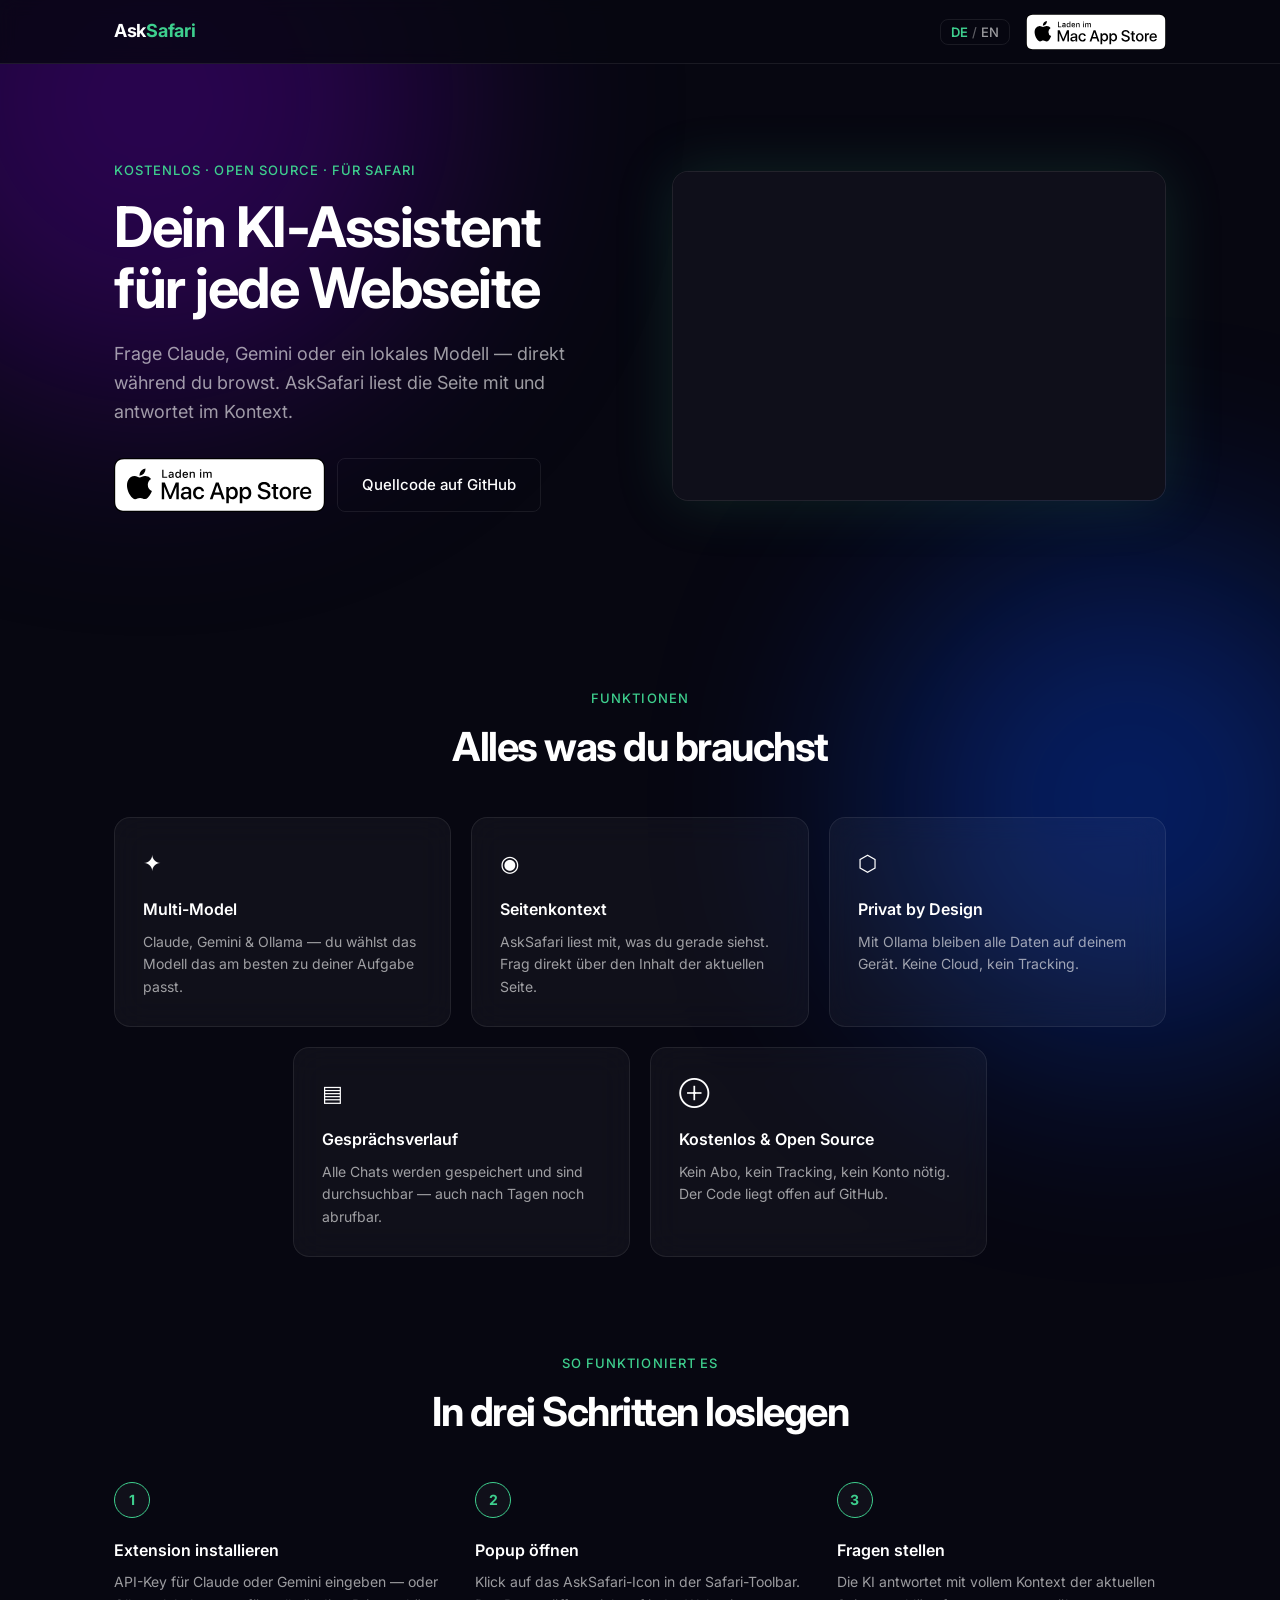
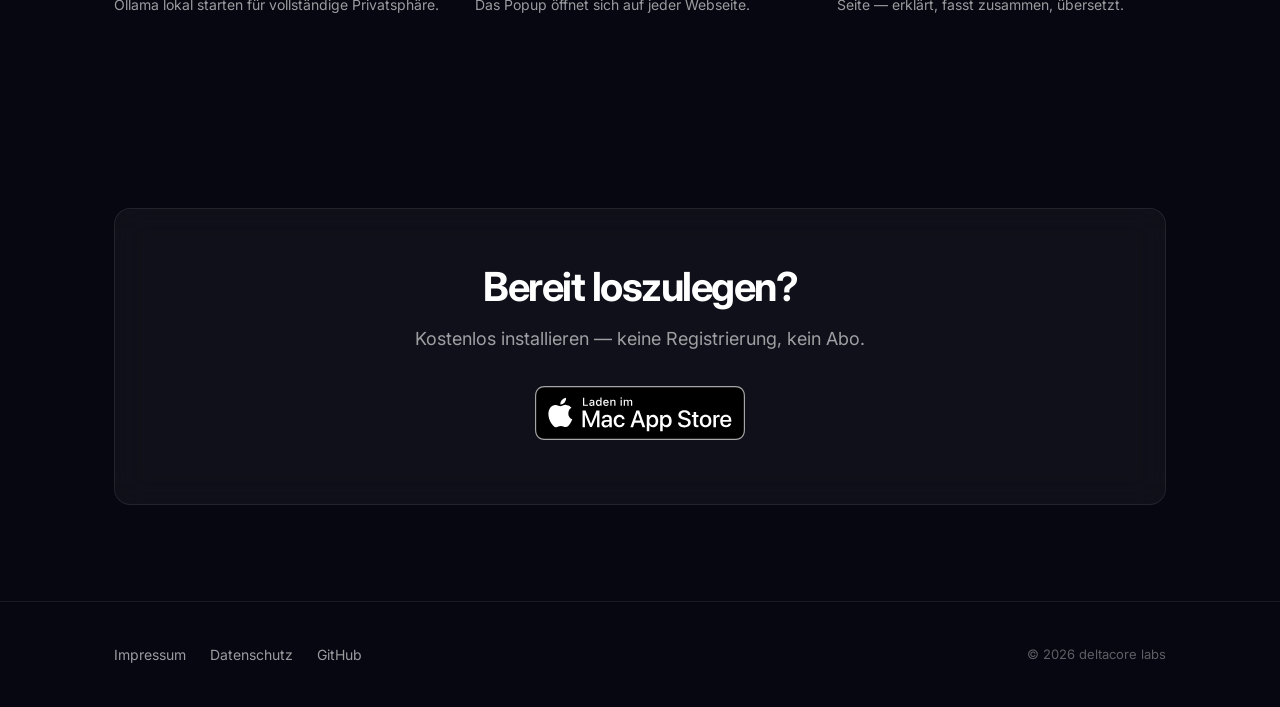
<file: docs/index.html>
<!DOCTYPE html>
<html lang="de">
<head>
  <meta charset="UTF-8">
  <meta name="viewport" content="width=device-width, initial-scale=1.0">
  <title>AskSafari — Your AI Assistant for Every Website</title>
  <meta name="description" content="Ask Claude, Gemini or a local model right while you browse. AskSafari reads the page and answers in context. Free &amp; Open Source.">
  <meta name="description" lang="de" content="Frage Claude, Gemini oder ein lokales Modell direkt während du browst. AskSafari liest die Seite mit und antwortet im Kontext. Kostenlos &amp; Open Source.">
  <link rel="alternate" hreflang="de" href="index.html">
  <link rel="alternate" hreflang="en" href="index.html">
  <link rel="alternate" hreflang="x-default" href="index.html">
  <link rel="preconnect" href="https://fonts.googleapis.com">
  <link rel="preconnect" href="https://fonts.gstatic.com" crossorigin>
  <link href="https://fonts.googleapis.com/css2?family=Inter:wght@400;500;600;700&display=swap" rel="stylesheet">
  <link rel="stylesheet" href="assets/style.css">
  <link rel="icon" type="image/png" href="assets/icon.png">
</head>
<body>
<div class="page">

  <!-- NAV -->
  <nav class="nav">
    <div class="container nav-inner">
      <a href="index.html" class="nav-logo">Ask<span>Safari</span></a>
      <div class="nav-right">
        <button class="lang-toggle" id="langToggle" aria-label="Sprache wechseln">
          <span class="lang-option" data-lang="de">DE</span>
          <span class="lang-sep">/</span>
          <span class="lang-option" data-lang="en">EN</span>
        </button>
        <a href="#" class="appstore-badge nav-badge" data-i18n-aria="nav-badge-aria">
          <img class="badge-img"
               data-de="App Store Badges/de/Download_on_the_Mac_App_Store_Badge_DE_RGB_wht_092917.svg"
               data-en="App Store Badges/en/Download_on_the_Mac_App_Store_Badge_US-UK_RGB_wht_092917.svg"
               src="App Store Badges/de/Download_on_the_Mac_App_Store_Badge_DE_RGB_wht_092917.svg"
               data-i18n-alt="badge-alt"
               alt="Laden im Mac App Store" height="36">
        </a>
      </div>
    </div>
  </nav>

  <!-- HERO -->
  <section class="hero">
    <div class="container">
      <div class="hero-inner">
        <div>
          <p class="eyebrow" data-i18n="hero-eyebrow">Kostenlos · Open Source · Für Safari</p>
          <h1 class="display" data-i18n="hero-h1">Dein KI-Assistent für jede Webseite</h1>
          <p class="subhead" style="margin-top:20px;" data-i18n="hero-subhead">
            Frage Claude, Gemini oder ein lokales Modell — direkt während du browst.
            AskSafari liest die Seite mit und antwortet im Kontext.
          </p>
          <div class="hero-ctas">
            <a href="#" class="appstore-badge" data-i18n-aria="nav-badge-aria">
              <img class="badge-img"
                   data-de="App Store Badges/de/Download_on_the_Mac_App_Store_Badge_DE_RGB_wht_092917.svg"
                   data-en="App Store Badges/en/Download_on_the_Mac_App_Store_Badge_US-UK_RGB_wht_092917.svg"
                   src="App Store Badges/de/Download_on_the_Mac_App_Store_Badge_DE_RGB_wht_092917.svg"
                   data-i18n-alt="badge-alt"
                   alt="Laden im Mac App Store" height="54">
            </a>
            <a href="https://github.com/deltacore-labs/safari-ai-agent" class="btn btn-ghost" data-i18n="hero-github">Quellcode auf GitHub</a>
          </div>
        </div>
        <div>
          <img src="assets/screenshot.png" data-i18n-alt="screenshot-alt" alt="AskSafari Extension Popup" class="hero-img glass">
        </div>
      </div>
    </div>
  </section>

  <!-- FEATURES -->
  <section class="section">
    <div class="container">
      <p class="eyebrow" style="text-align:center;" data-i18n="feat-eyebrow">Funktionen</p>
      <h2 class="display" style="text-align:center; font-size:clamp(28px,4vw,40px); margin-bottom:48px;" data-i18n="feat-h2">Alles was du brauchst</h2>
      <div class="features-grid">
        <div class="feature-card glass">
          <span class="feature-icon">✦</span>
          <h3 class="feature-title" data-i18n="feat1-title">Multi-Model</h3>
          <p class="feature-desc" data-i18n="feat1-desc">Claude, Gemini &amp; Ollama — du wählst das Modell das am besten zu deiner Aufgabe passt.</p>
        </div>
        <div class="feature-card glass">
          <span class="feature-icon">◉</span>
          <h3 class="feature-title" data-i18n="feat2-title">Seitenkontext</h3>
          <p class="feature-desc" data-i18n="feat2-desc">AskSafari liest mit, was du gerade siehst. Frag direkt über den Inhalt der aktuellen Seite.</p>
        </div>
        <div class="feature-card glass">
          <span class="feature-icon">⬡</span>
          <h3 class="feature-title" data-i18n="feat3-title">Privat by Design</h3>
          <p class="feature-desc" data-i18n="feat3-desc">Mit Ollama bleiben alle Daten auf deinem Gerät. Keine Cloud, kein Tracking.</p>
        </div>
      </div>
      <div class="features-bottom">
        <div class="feature-card glass">
          <span class="feature-icon">▤</span>
          <h3 class="feature-title" data-i18n="feat4-title">Gesprächsverlauf</h3>
          <p class="feature-desc" data-i18n="feat4-desc">Alle Chats werden gespeichert und sind durchsuchbar — auch nach Tagen noch abrufbar.</p>
        </div>
        <div class="feature-card glass">
          <span class="feature-icon">⊕</span>
          <h3 class="feature-title" data-i18n="feat5-title">Kostenlos &amp; Open Source</h3>
          <p class="feature-desc" data-i18n="feat5-desc">Kein Abo, kein Tracking, kein Konto nötig. Der Code liegt offen auf GitHub.</p>
        </div>
      </div>
    </div>
  </section>

  <!-- HOW IT WORKS -->
  <section class="section" style="padding-top:0;">
    <div class="container">
      <p class="eyebrow" style="text-align:center;" data-i18n="how-eyebrow">So funktioniert es</p>
      <h2 class="display" style="text-align:center; font-size:clamp(28px,4vw,40px);" data-i18n="how-h2">In drei Schritten loslegen</h2>
      <div class="steps-grid">
        <div>
          <div class="step-number">1</div>
          <h3 class="step-title" data-i18n="step1-title">Extension installieren</h3>
          <p class="step-desc" data-i18n="step1-desc">API-Key für Claude oder Gemini eingeben — oder Ollama lokal starten für vollständige Privatsphäre.</p>
        </div>
        <div>
          <div class="step-number">2</div>
          <h3 class="step-title" data-i18n="step2-title">Popup öffnen</h3>
          <p class="step-desc" data-i18n="step2-desc">Klick auf das AskSafari-Icon in der Safari-Toolbar. Das Popup öffnet sich auf jeder Webseite.</p>
        </div>
        <div>
          <div class="step-number">3</div>
          <h3 class="step-title" data-i18n="step3-title">Fragen stellen</h3>
          <p class="step-desc" data-i18n="step3-desc">Die KI antwortet mit vollem Kontext der aktuellen Seite — erklärt, fasst zusammen, übersetzt.</p>
        </div>
      </div>
    </div>
  </section>

  <!-- CTA BANNER -->
  <section class="section" style="padding-bottom:96px;">
    <div class="container">
      <div class="cta-banner glass">
        <h2 class="display" data-i18n="cta-h2">Bereit loszulegen?</h2>
        <p class="subhead" data-i18n="cta-sub">Kostenlos installieren — keine Registrierung, kein Abo.</p>
        <a href="#" class="appstore-badge" data-i18n-aria="nav-badge-aria">
          <img class="badge-img"
               data-de="App Store Badges/de/Download_on_the_Mac_App_Store_Badge_DE_RGB_blk_092917.svg"
               data-en="App Store Badges/en/Download_on_the_Mac_App_Store_Badge_US-UK_RGB_blk_092917.svg"
               src="App Store Badges/de/Download_on_the_Mac_App_Store_Badge_DE_RGB_blk_092917.svg"
               data-i18n-alt="badge-alt"
               alt="Laden im Mac App Store" height="54">
        </a>
      </div>
    </div>
  </section>

  <!-- FOOTER -->
  <footer class="footer">
    <div class="container footer-inner">
      <ul class="footer-links">
        <li><a href="impressum.html" data-i18n="footer-impressum">Impressum</a></li>
        <li><a href="datenschutz.html" data-i18n="footer-datenschutz">Datenschutz</a></li>
        <li><a href="https://github.com/deltacore-labs/safari-ai-agent">GitHub</a></li>
      </ul>
      <span class="footer-copy">© 2026 deltacore labs</span>
    </div>
  </footer>

</div>
  <script>
    const i18n = {
      de: {
        'page-title':        'AskSafari — Dein KI-Assistent für jede Webseite',
        'page-desc':         'Frage Claude, Gemini oder ein lokales Modell direkt während du browst. AskSafari liest die Seite mit und antwortet im Kontext. Kostenlos & Open Source.',
        'nav-badge-aria':    'Im Mac App Store laden',
        'badge-alt':         'Laden im Mac App Store',
        'screenshot-alt':    'AskSafari Extension Popup',
        'hero-eyebrow':      'Kostenlos · Open Source · Für Safari',
        'hero-h1':           'Dein KI-Assistent für jede Webseite',
        'hero-subhead':      'Frage Claude, Gemini oder ein lokales Modell — direkt während du browst. AskSafari liest die Seite mit und antwortet im Kontext.',
        'hero-github':       'Quellcode auf GitHub',
        'feat-eyebrow':      'Funktionen',
        'feat-h2':           'Alles was du brauchst',
        'feat1-title':       'Multi-Model',
        'feat1-desc':        'Claude, Gemini & Ollama — du wählst das Modell das am besten zu deiner Aufgabe passt.',
        'feat2-title':       'Seitenkontext',
        'feat2-desc':        'AskSafari liest mit, was du gerade siehst. Frag direkt über den Inhalt der aktuellen Seite.',
        'feat3-title':       'Privat by Design',
        'feat3-desc':        'Mit Ollama bleiben alle Daten auf deinem Gerät. Keine Cloud, kein Tracking.',
        'feat4-title':       'Gesprächsverlauf',
        'feat4-desc':        'Alle Chats werden gespeichert und sind durchsuchbar — auch nach Tagen noch abrufbar.',
        'feat5-title':       'Kostenlos & Open Source',
        'feat5-desc':        'Kein Abo, kein Tracking, kein Konto nötig. Der Code liegt offen auf GitHub.',
        'how-eyebrow':       'So funktioniert es',
        'how-h2':            'In drei Schritten loslegen',
        'step1-title':       'Extension installieren',
        'step1-desc':        'API-Key für Claude oder Gemini eingeben — oder Ollama lokal starten für vollständige Privatsphäre.',
        'step2-title':       'Popup öffnen',
        'step2-desc':        'Klick auf das AskSafari-Icon in der Safari-Toolbar. Das Popup öffnet sich auf jeder Webseite.',
        'step3-title':       'Fragen stellen',
        'step3-desc':        'Die KI antwortet mit vollem Kontext der aktuellen Seite — erklärt, fasst zusammen, übersetzt.',
        'cta-h2':            'Bereit loszulegen?',
        'cta-sub':           'Kostenlos installieren — keine Registrierung, kein Abo.',
        'footer-impressum':  'Impressum',
        'footer-datenschutz':'Datenschutz',
      },
      en: {
        'page-title':        'AskSafari — Your AI Assistant for Every Website',
        'page-desc':         'Ask Claude, Gemini or a local model right while you browse. AskSafari reads the page and answers in context. Free & Open Source.',
        'nav-badge-aria':    'Download on the Mac App Store',
        'badge-alt':         'Download on the Mac App Store',
        'screenshot-alt':    'AskSafari Extension Popup',
        'hero-eyebrow':      'Free · Open Source · For Safari',
        'hero-h1':           'Your AI Assistant for Every Website',
        'hero-subhead':      'Ask Claude, Gemini or a local model — right while you browse. AskSafari reads the page and answers in context.',
        'hero-github':       'View Source on GitHub',
        'feat-eyebrow':      'Features',
        'feat-h2':           'Everything you need',
        'feat1-title':       'Multi-Model',
        'feat1-desc':        'Claude, Gemini & Ollama — pick the model that best fits your task.',
        'feat2-title':       'Page Context',
        'feat2-desc':        'AskSafari reads what you\'re looking at. Ask directly about the content of the current page.',
        'feat3-title':       'Private by Design',
        'feat3-desc':        'With Ollama, all data stays on your device. No cloud, no tracking.',
        'feat4-title':       'Chat History',
        'feat4-desc':        'All chats are saved and searchable — accessible even days later.',
        'feat5-title':       'Free & Open Source',
        'feat5-desc':        'No subscription, no tracking, no account needed. The code is open on GitHub.',
        'how-eyebrow':       'How it works',
        'how-h2':            'Get started in three steps',
        'step1-title':       'Install the extension',
        'step1-desc':        'Enter your Claude or Gemini API key — or start Ollama locally for complete privacy.',
        'step2-title':       'Open the popup',
        'step2-desc':        'Click the AskSafari icon in the Safari toolbar. The popup opens on any website.',
        'step3-title':       'Ask questions',
        'step3-desc':        'The AI answers with full context of the current page — explains, summarizes, translates.',
        'cta-h2':            'Ready to get started?',
        'cta-sub':           'Install for free — no registration, no subscription.',
        'footer-impressum':  'Legal Notice',
        'footer-datenschutz':'Privacy Policy',
      }
    };

    const toggle = document.getElementById('langToggle');
    let lang = localStorage.getItem('site-lang') || 'de';

    function applyLang(l) {
      lang = l;
      localStorage.setItem('site-lang', l);
      const t = i18n[l];

      // text content
      document.querySelectorAll('[data-i18n]').forEach(el => {
        const key = el.dataset.i18n;
        if (t[key] !== undefined) el.textContent = t[key];
      });

      // aria-label
      document.querySelectorAll('[data-i18n-aria]').forEach(el => {
        const key = el.dataset.i18nAria;
        if (t[key] !== undefined) el.setAttribute('aria-label', t[key]);
      });

      // img alt
      document.querySelectorAll('[data-i18n-alt]').forEach(el => {
        const key = el.dataset.i18nAlt;
        if (t[key] !== undefined) el.setAttribute('alt', t[key]);
      });

      // badge src
      document.querySelectorAll('.badge-img').forEach(img => {
        img.src = img.dataset[l];
      });

      // page meta
      document.title = t['page-title'];
      document.querySelector('meta[name=description]').setAttribute('content', t['page-desc']);
      document.documentElement.lang = l;

      // toggle highlight
      toggle.querySelectorAll('.lang-option').forEach(opt => {
        opt.classList.toggle('lang-active', opt.dataset.lang === l);
      });
    }

    toggle.addEventListener('click', () => applyLang(lang === 'de' ? 'en' : 'de'));
    applyLang(lang);
  </script>
</body>
</html>
</file>
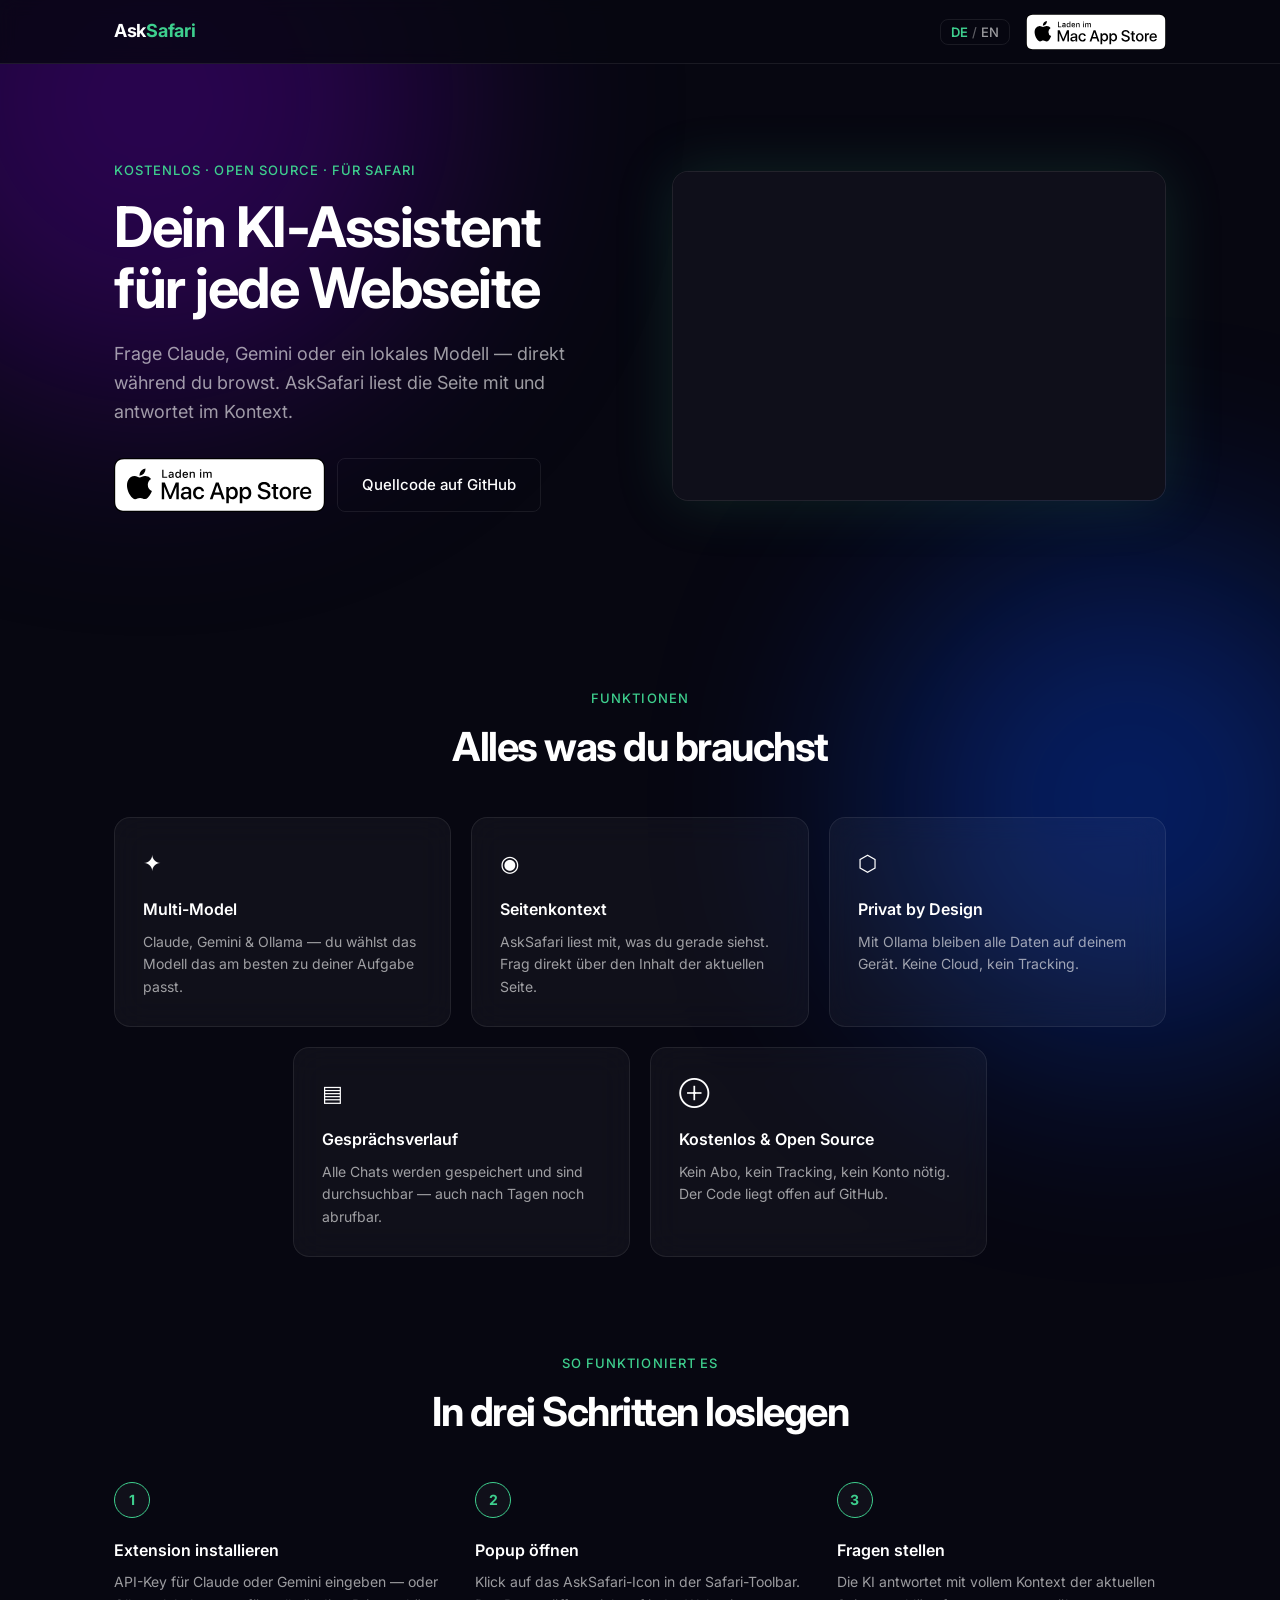
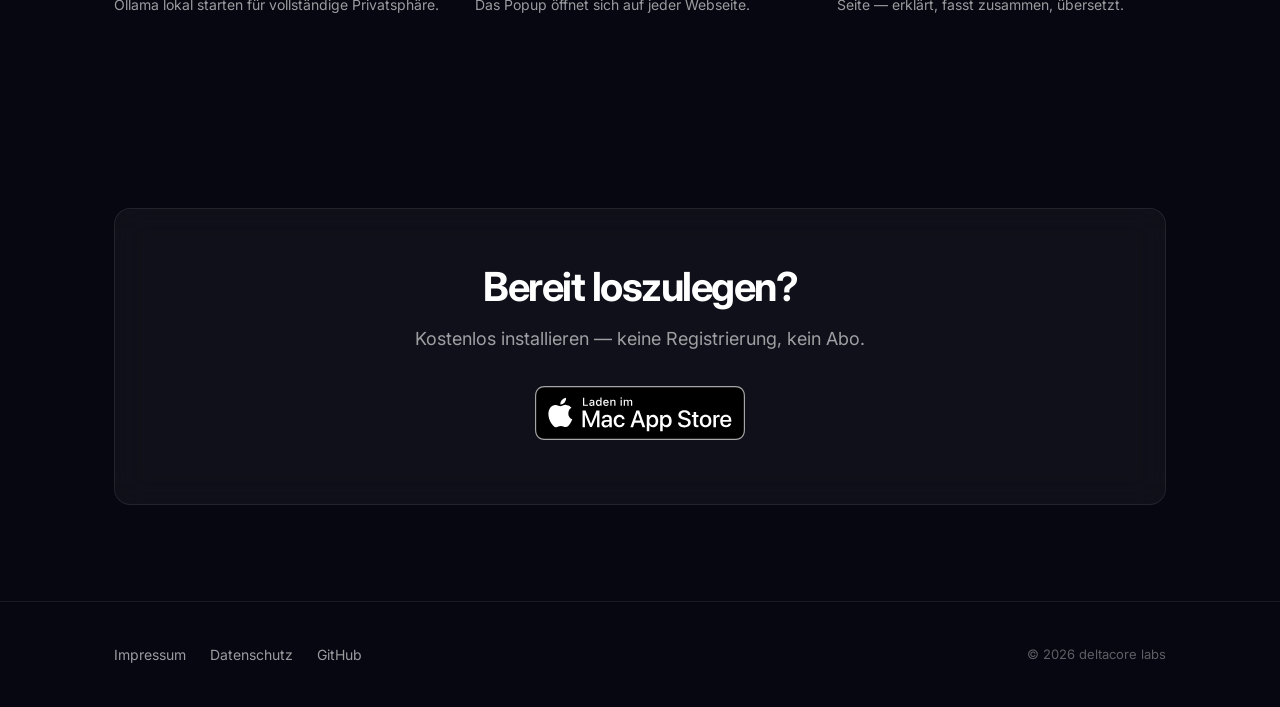
<file: website/index.html>
<!DOCTYPE html>
<html lang="de">
<head>
  <meta charset="UTF-8">
  <meta name="viewport" content="width=device-width, initial-scale=1.0">
  <title>AskSafari — Dein KI-Assistent für jede Webseite</title>
  <meta name="description" content="Frage Claude, Gemini oder ein lokales Modell direkt während du browst. AskSafari liest die Seite mit und antwortet im Kontext. Kostenlos & Open Source.">
  <link rel="preconnect" href="https://fonts.googleapis.com">
  <link rel="preconnect" href="https://fonts.gstatic.com" crossorigin>
  <link href="https://fonts.googleapis.com/css2?family=Inter:wght@400;500;600;700&display=swap" rel="stylesheet">
  <link rel="stylesheet" href="assets/style.css">
  <link rel="icon" type="image/png" href="assets/icon.png">
</head>
<body>
<div class="page">

  <!-- NAV -->
  <nav class="nav">
    <div class="container nav-inner">
      <a href="index.html" class="nav-logo">Ask<span>Safari</span></a>
      <div class="nav-right">
        <button class="lang-toggle" id="langToggle" aria-label="Sprache wechseln">
          <span class="lang-option" data-lang="de">DE</span>
          <span class="lang-sep">/</span>
          <span class="lang-option" data-lang="en">EN</span>
        </button>
        <a href="#" class="appstore-badge nav-badge" data-i18n-aria="nav-badge-aria">
          <img class="badge-img"
               data-de="App Store Badges/de/Download_on_the_Mac_App_Store_Badge_DE_RGB_wht_092917.svg"
               data-en="App Store Badges/en/Download_on_the_Mac_App_Store_Badge_US-UK_RGB_wht_092917.svg"
               src="App Store Badges/de/Download_on_the_Mac_App_Store_Badge_DE_RGB_wht_092917.svg"
               data-i18n-alt="badge-alt"
               alt="Laden im Mac App Store" height="36">
        </a>
      </div>
    </div>
  </nav>

  <!-- HERO -->
  <section class="hero">
    <div class="container">
      <div class="hero-inner">
        <div>
          <p class="eyebrow" data-i18n="hero-eyebrow">Kostenlos · Open Source · Für Safari</p>
          <h1 class="display" data-i18n="hero-h1">Dein KI-Assistent für jede Webseite</h1>
          <p class="subhead" style="margin-top:20px;" data-i18n="hero-subhead">
            Frage Claude, Gemini oder ein lokales Modell — direkt während du browst.
            AskSafari liest die Seite mit und antwortet im Kontext.
          </p>
          <div class="hero-ctas">
            <a href="#" class="appstore-badge" data-i18n-aria="nav-badge-aria">
              <img class="badge-img"
                   data-de="App Store Badges/de/Download_on_the_Mac_App_Store_Badge_DE_RGB_wht_092917.svg"
                   data-en="App Store Badges/en/Download_on_the_Mac_App_Store_Badge_US-UK_RGB_wht_092917.svg"
                   src="App Store Badges/de/Download_on_the_Mac_App_Store_Badge_DE_RGB_wht_092917.svg"
                   data-i18n-alt="badge-alt"
                   alt="Laden im Mac App Store" height="54">
            </a>
            <a href="https://github.com/deltacore-labs/safari-ai-agent" class="btn btn-ghost" data-i18n="hero-github">Quellcode auf GitHub</a>
          </div>
        </div>
        <div>
          <img src="assets/screenshot.png" data-i18n-alt="screenshot-alt" alt="AskSafari Extension Popup" class="hero-img glass">
        </div>
      </div>
    </div>
  </section>

  <!-- FEATURES -->
  <section class="section">
    <div class="container">
      <p class="eyebrow" style="text-align:center;" data-i18n="feat-eyebrow">Funktionen</p>
      <h2 class="display" style="text-align:center; font-size:clamp(28px,4vw,40px); margin-bottom:48px;" data-i18n="feat-h2">Alles was du brauchst</h2>
      <div class="features-grid">
        <div class="feature-card glass">
          <span class="feature-icon">✦</span>
          <h3 class="feature-title" data-i18n="feat1-title">Multi-Model</h3>
          <p class="feature-desc" data-i18n="feat1-desc">Claude, Gemini &amp; Ollama — du wählst das Modell das am besten zu deiner Aufgabe passt.</p>
        </div>
        <div class="feature-card glass">
          <span class="feature-icon">◉</span>
          <h3 class="feature-title" data-i18n="feat2-title">Seitenkontext</h3>
          <p class="feature-desc" data-i18n="feat2-desc">AskSafari liest mit, was du gerade siehst. Frag direkt über den Inhalt der aktuellen Seite.</p>
        </div>
        <div class="feature-card glass">
          <span class="feature-icon">⬡</span>
          <h3 class="feature-title" data-i18n="feat3-title">Privat by Design</h3>
          <p class="feature-desc" data-i18n="feat3-desc">Mit Ollama bleiben alle Daten auf deinem Gerät. Keine Cloud, kein Tracking.</p>
        </div>
      </div>
      <div class="features-bottom">
        <div class="feature-card glass">
          <span class="feature-icon">▤</span>
          <h3 class="feature-title" data-i18n="feat4-title">Gesprächsverlauf</h3>
          <p class="feature-desc" data-i18n="feat4-desc">Alle Chats werden gespeichert und sind durchsuchbar — auch nach Tagen noch abrufbar.</p>
        </div>
        <div class="feature-card glass">
          <span class="feature-icon">⊕</span>
          <h3 class="feature-title" data-i18n="feat5-title">Kostenlos &amp; Open Source</h3>
          <p class="feature-desc" data-i18n="feat5-desc">Kein Abo, kein Tracking, kein Konto nötig. Der Code liegt offen auf GitHub.</p>
        </div>
      </div>
    </div>
  </section>

  <!-- HOW IT WORKS -->
  <section class="section" style="padding-top:0;">
    <div class="container">
      <p class="eyebrow" style="text-align:center;" data-i18n="how-eyebrow">So funktioniert es</p>
      <h2 class="display" style="text-align:center; font-size:clamp(28px,4vw,40px);" data-i18n="how-h2">In drei Schritten loslegen</h2>
      <div class="steps-grid">
        <div>
          <div class="step-number">1</div>
          <h3 class="step-title" data-i18n="step1-title">Extension installieren</h3>
          <p class="step-desc" data-i18n="step1-desc">API-Key für Claude oder Gemini eingeben — oder Ollama lokal starten für vollständige Privatsphäre.</p>
        </div>
        <div>
          <div class="step-number">2</div>
          <h3 class="step-title" data-i18n="step2-title">Popup öffnen</h3>
          <p class="step-desc" data-i18n="step2-desc">Klick auf das AskSafari-Icon in der Safari-Toolbar. Das Popup öffnet sich auf jeder Webseite.</p>
        </div>
        <div>
          <div class="step-number">3</div>
          <h3 class="step-title" data-i18n="step3-title">Fragen stellen</h3>
          <p class="step-desc" data-i18n="step3-desc">Die KI antwortet mit vollem Kontext der aktuellen Seite — erklärt, fasst zusammen, übersetzt.</p>
        </div>
      </div>
    </div>
  </section>

  <!-- CTA BANNER -->
  <section class="section" style="padding-bottom:96px;">
    <div class="container">
      <div class="cta-banner glass">
        <h2 class="display" data-i18n="cta-h2">Bereit loszulegen?</h2>
        <p class="subhead" data-i18n="cta-sub">Kostenlos installieren — keine Registrierung, kein Abo.</p>
        <a href="#" class="appstore-badge" data-i18n-aria="nav-badge-aria">
          <img class="badge-img"
               data-de="App Store Badges/de/Download_on_the_Mac_App_Store_Badge_DE_RGB_blk_092917.svg"
               data-en="App Store Badges/en/Download_on_the_Mac_App_Store_Badge_US-UK_RGB_blk_092917.svg"
               src="App Store Badges/de/Download_on_the_Mac_App_Store_Badge_DE_RGB_blk_092917.svg"
               data-i18n-alt="badge-alt"
               alt="Laden im Mac App Store" height="54">
        </a>
      </div>
    </div>
  </section>

  <!-- FOOTER -->
  <footer class="footer">
    <div class="container footer-inner">
      <ul class="footer-links">
        <li><a href="impressum.html" data-i18n="footer-impressum">Impressum</a></li>
        <li><a href="datenschutz.html" data-i18n="footer-datenschutz">Datenschutz</a></li>
        <li><a href="https://github.com/deltacore-labs/safari-ai-agent">GitHub</a></li>
      </ul>
      <span class="footer-copy">© 2026 deltacore labs</span>
    </div>
  </footer>

</div>
  <script>
    const i18n = {
      de: {
        'page-title':        'AskSafari — Dein KI-Assistent für jede Webseite',
        'page-desc':         'Frage Claude, Gemini oder ein lokales Modell direkt während du browst. AskSafari liest die Seite mit und antwortet im Kontext. Kostenlos & Open Source.',
        'nav-badge-aria':    'Im Mac App Store laden',
        'badge-alt':         'Laden im Mac App Store',
        'screenshot-alt':    'AskSafari Extension Popup',
        'hero-eyebrow':      'Kostenlos · Open Source · Für Safari',
        'hero-h1':           'Dein KI-Assistent für jede Webseite',
        'hero-subhead':      'Frage Claude, Gemini oder ein lokales Modell — direkt während du browst. AskSafari liest die Seite mit und antwortet im Kontext.',
        'hero-github':       'Quellcode auf GitHub',
        'feat-eyebrow':      'Funktionen',
        'feat-h2':           'Alles was du brauchst',
        'feat1-title':       'Multi-Model',
        'feat1-desc':        'Claude, Gemini & Ollama — du wählst das Modell das am besten zu deiner Aufgabe passt.',
        'feat2-title':       'Seitenkontext',
        'feat2-desc':        'AskSafari liest mit, was du gerade siehst. Frag direkt über den Inhalt der aktuellen Seite.',
        'feat3-title':       'Privat by Design',
        'feat3-desc':        'Mit Ollama bleiben alle Daten auf deinem Gerät. Keine Cloud, kein Tracking.',
        'feat4-title':       'Gesprächsverlauf',
        'feat4-desc':        'Alle Chats werden gespeichert und sind durchsuchbar — auch nach Tagen noch abrufbar.',
        'feat5-title':       'Kostenlos & Open Source',
        'feat5-desc':        'Kein Abo, kein Tracking, kein Konto nötig. Der Code liegt offen auf GitHub.',
        'how-eyebrow':       'So funktioniert es',
        'how-h2':            'In drei Schritten loslegen',
        'step1-title':       'Extension installieren',
        'step1-desc':        'API-Key für Claude oder Gemini eingeben — oder Ollama lokal starten für vollständige Privatsphäre.',
        'step2-title':       'Popup öffnen',
        'step2-desc':        'Klick auf das AskSafari-Icon in der Safari-Toolbar. Das Popup öffnet sich auf jeder Webseite.',
        'step3-title':       'Fragen stellen',
        'step3-desc':        'Die KI antwortet mit vollem Kontext der aktuellen Seite — erklärt, fasst zusammen, übersetzt.',
        'cta-h2':            'Bereit loszulegen?',
        'cta-sub':           'Kostenlos installieren — keine Registrierung, kein Abo.',
        'footer-impressum':  'Impressum',
        'footer-datenschutz':'Datenschutz',
      },
      en: {
        'page-title':        'AskSafari — Your AI Assistant for Every Website',
        'page-desc':         'Ask Claude, Gemini or a local model right while you browse. AskSafari reads the page and answers in context. Free & Open Source.',
        'nav-badge-aria':    'Download on the Mac App Store',
        'badge-alt':         'Download on the Mac App Store',
        'screenshot-alt':    'AskSafari Extension Popup',
        'hero-eyebrow':      'Free · Open Source · For Safari',
        'hero-h1':           'Your AI Assistant for Every Website',
        'hero-subhead':      'Ask Claude, Gemini or a local model — right while you browse. AskSafari reads the page and answers in context.',
        'hero-github':       'View Source on GitHub',
        'feat-eyebrow':      'Features',
        'feat-h2':           'Everything you need',
        'feat1-title':       'Multi-Model',
        'feat1-desc':        'Claude, Gemini & Ollama — pick the model that best fits your task.',
        'feat2-title':       'Page Context',
        'feat2-desc':        'AskSafari reads what you\'re looking at. Ask directly about the content of the current page.',
        'feat3-title':       'Private by Design',
        'feat3-desc':        'With Ollama, all data stays on your device. No cloud, no tracking.',
        'feat4-title':       'Chat History',
        'feat4-desc':        'All chats are saved and searchable — accessible even days later.',
        'feat5-title':       'Free & Open Source',
        'feat5-desc':        'No subscription, no tracking, no account needed. The code is open on GitHub.',
        'how-eyebrow':       'How it works',
        'how-h2':            'Get started in three steps',
        'step1-title':       'Install the extension',
        'step1-desc':        'Enter your Claude or Gemini API key — or start Ollama locally for complete privacy.',
        'step2-title':       'Open the popup',
        'step2-desc':        'Click the AskSafari icon in the Safari toolbar. The popup opens on any website.',
        'step3-title':       'Ask questions',
        'step3-desc':        'The AI answers with full context of the current page — explains, summarizes, translates.',
        'cta-h2':            'Ready to get started?',
        'cta-sub':           'Install for free — no registration, no subscription.',
        'footer-impressum':  'Legal Notice',
        'footer-datenschutz':'Privacy Policy',
      }
    };

    const toggle = document.getElementById('langToggle');
    let lang = localStorage.getItem('site-lang') || 'de';

    function applyLang(l) {
      lang = l;
      localStorage.setItem('site-lang', l);
      const t = i18n[l];

      // text content
      document.querySelectorAll('[data-i18n]').forEach(el => {
        const key = el.dataset.i18n;
        if (t[key] !== undefined) el.textContent = t[key];
      });

      // aria-label
      document.querySelectorAll('[data-i18n-aria]').forEach(el => {
        const key = el.dataset.i18nAria;
        if (t[key] !== undefined) el.setAttribute('aria-label', t[key]);
      });

      // img alt
      document.querySelectorAll('[data-i18n-alt]').forEach(el => {
        const key = el.dataset.i18nAlt;
        if (t[key] !== undefined) el.setAttribute('alt', t[key]);
      });

      // badge src
      document.querySelectorAll('.badge-img').forEach(img => {
        img.src = img.dataset[l];
      });

      // page meta
      document.title = t['page-title'];
      document.querySelector('meta[name=description]').setAttribute('content', t['page-desc']);
      document.documentElement.lang = l;

      // toggle highlight
      toggle.querySelectorAll('.lang-option').forEach(opt => {
        opt.classList.toggle('lang-active', opt.dataset.lang === l);
      });
    }

    toggle.addEventListener('click', () => applyLang(lang === 'de' ? 'en' : 'de'));
    applyLang(lang);
  </script>
</body>
</html>
</file>
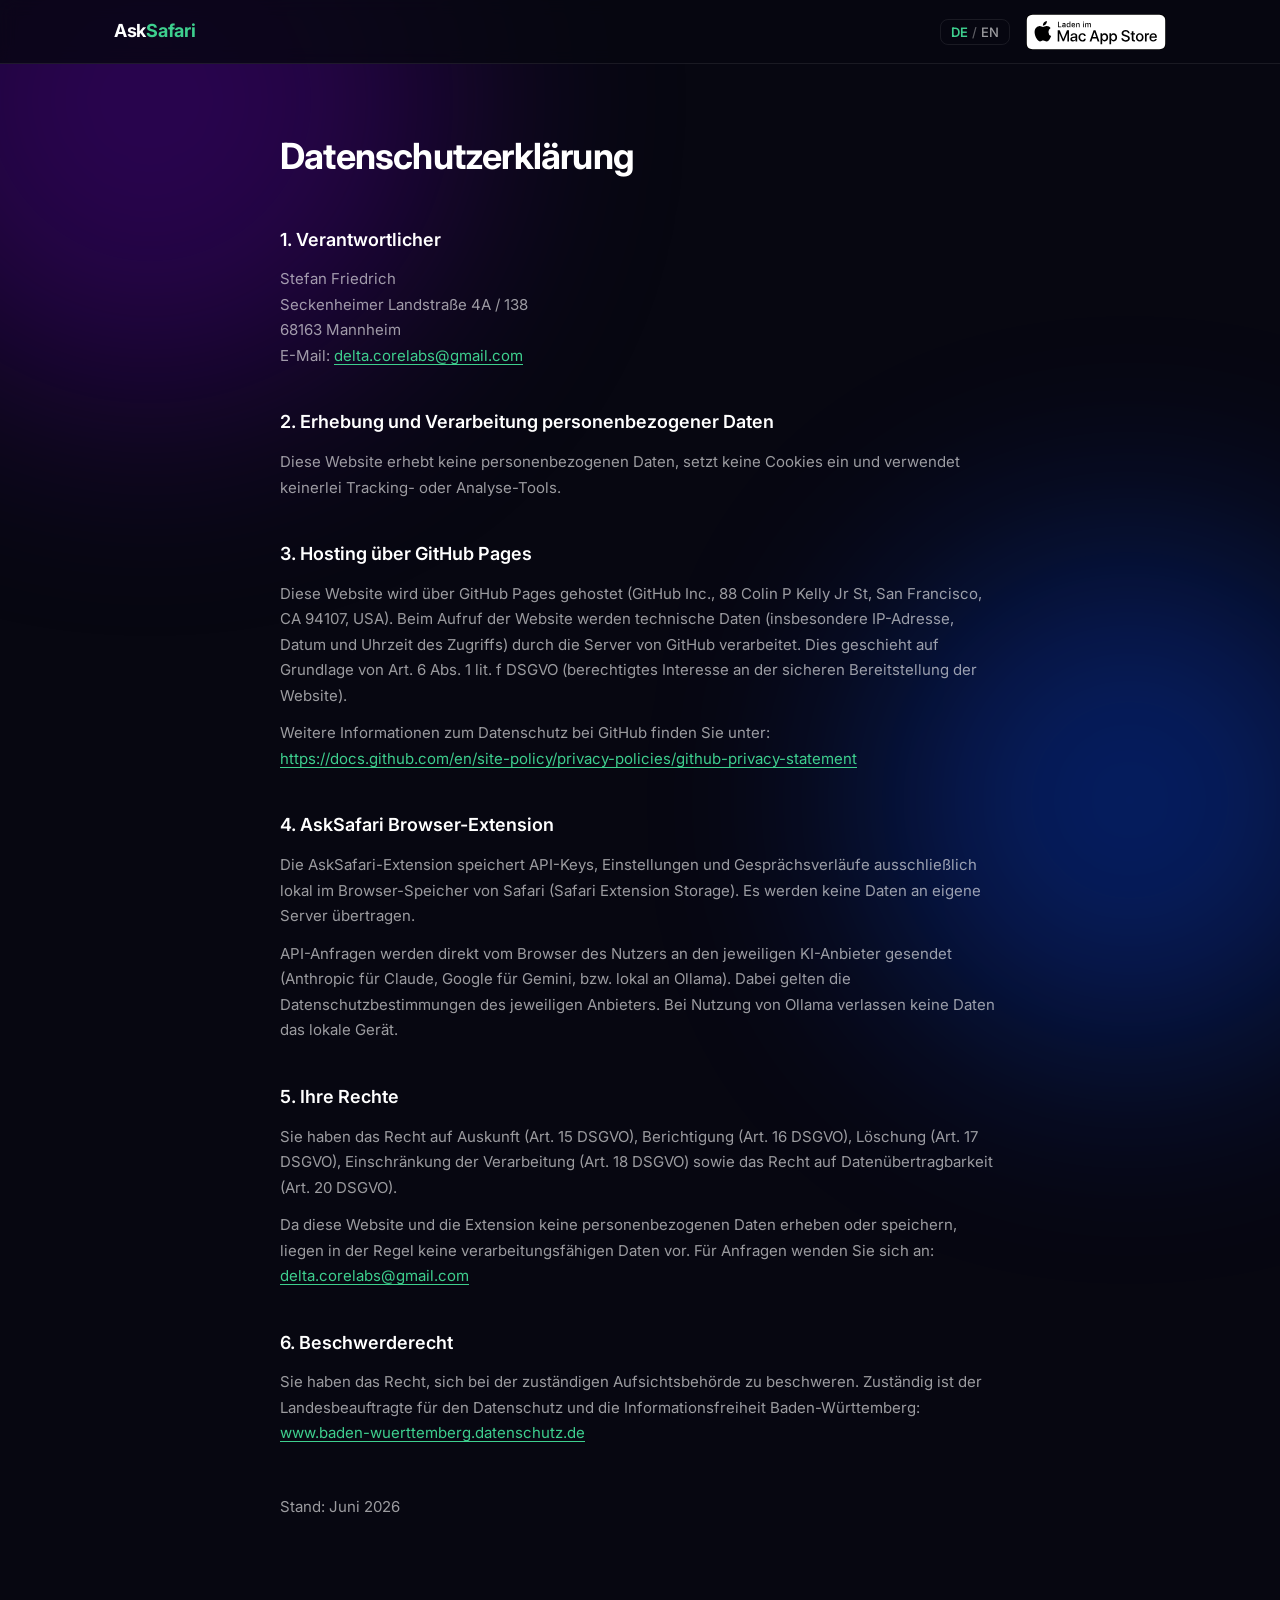
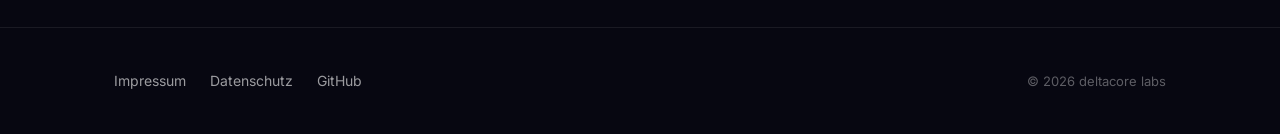
<file: docs/datenschutz.html>
<!DOCTYPE html>
<html lang="de">
<head>
  <meta charset="UTF-8">
  <meta name="viewport" content="width=device-width, initial-scale=1.0">
  <title>Datenschutzerklärung — AskSafari</title>
  <link rel="preconnect" href="https://fonts.googleapis.com">
  <link rel="preconnect" href="https://fonts.gstatic.com" crossorigin>
  <link href="https://fonts.googleapis.com/css2?family=Inter:wght@400;500;600;700&display=swap" rel="stylesheet">
  <link rel="stylesheet" href="assets/style.css">
  <link rel="icon" type="image/png" href="assets/icon.png">
</head>
<body>
<div class="page">

  <!-- NAV -->
  <nav class="nav">
    <div class="container nav-inner">
      <a href="index.html" class="nav-logo">Ask<span>Safari</span></a>
      <div class="nav-right">
        <button class="lang-toggle" id="langToggle" aria-label="Sprache wechseln">
          <span class="lang-option" data-lang="de">DE</span>
          <span class="lang-sep">/</span>
          <span class="lang-option" data-lang="en">EN</span>
        </button>
        <a href="#" class="appstore-badge nav-badge" aria-label="Im Mac App Store laden">
          <img id="navBadge"
               src="App Store Badges/de/Download_on_the_Mac_App_Store_Badge_DE_RGB_wht_092917.svg"
               alt="Laden im Mac App Store" height="36">
        </a>
      </div>
    </div>
  </nav>

  <!-- CONTENT -->
  <main class="container">
    <div class="legal-content">
      <h1 id="page-title">Datenschutzerklärung</h1>

      <h2 id="section1-heading">1. Verantwortlicher</h2>
      <address>
        Stefan Friedrich<br>
        Seckenheimer Landstraße 4A / 138<br>
        68163 Mannheim<br>
        E-Mail: <a href="mailto:delta.corelabs@gmail.com">delta.corelabs@gmail.com</a>
      </address>

      <h2 id="section2-heading">2. Erhebung und Verarbeitung personenbezogener Daten</h2>
      <p id="section2-text">
        Diese Website erhebt keine personenbezogenen Daten, setzt keine Cookies ein
        und verwendet keinerlei Tracking- oder Analyse-Tools.
      </p>

      <h2 id="section3-heading">3. Hosting über GitHub Pages</h2>
      <p id="section3-text1">
        Diese Website wird über GitHub Pages gehostet (GitHub Inc., 88 Colin P Kelly Jr St,
        San Francisco, CA 94107, USA). Beim Aufruf der Website werden technische Daten
        (insbesondere IP-Adresse, Datum und Uhrzeit des Zugriffs) durch die Server von
        GitHub verarbeitet. Dies geschieht auf Grundlage von Art. 6 Abs. 1 lit. f DSGVO
        (berechtigtes Interesse an der sicheren Bereitstellung der Website).
      </p>
      <p id="section3-text2">
        Weitere Informationen zum Datenschutz bei GitHub finden Sie unter:<br>
        <a href="https://docs.github.com/en/site-policy/privacy-policies/github-privacy-statement" target="_blank" rel="noopener">
          https://docs.github.com/en/site-policy/privacy-policies/github-privacy-statement
        </a>
      </p>

      <h2 id="section4-heading">4. AskSafari Browser-Extension</h2>
      <p id="section4-text1">
        Die AskSafari-Extension speichert API-Keys, Einstellungen und Gesprächsverläufe
        ausschließlich lokal im Browser-Speicher von Safari (Safari Extension Storage).
        Es werden keine Daten an eigene Server übertragen.
      </p>
      <p id="section4-text2">
        API-Anfragen werden direkt vom Browser des Nutzers an den jeweiligen KI-Anbieter
        gesendet (Anthropic für Claude, Google für Gemini, bzw. lokal an Ollama).
        Dabei gelten die Datenschutzbestimmungen des jeweiligen Anbieters.
        Bei Nutzung von Ollama verlassen keine Daten das lokale Gerät.
      </p>

      <h2 id="section5-heading">5. Ihre Rechte</h2>
      <p id="section5-text1">
        Sie haben das Recht auf Auskunft (Art. 15 DSGVO), Berichtigung (Art. 16 DSGVO),
        Löschung (Art. 17 DSGVO), Einschränkung der Verarbeitung (Art. 18 DSGVO) sowie
        das Recht auf Datenübertragbarkeit (Art. 20 DSGVO).
      </p>
      <p id="section5-text2">
        Da diese Website und die Extension keine personenbezogenen Daten erheben oder
        speichern, liegen in der Regel keine verarbeitungsfähigen Daten vor.
        Für Anfragen wenden Sie sich an:
        <a href="mailto:delta.corelabs@gmail.com">delta.corelabs@gmail.com</a>
      </p>

      <h2 id="section6-heading">6. Beschwerderecht</h2>
      <p id="section6-text">
        Sie haben das Recht, sich bei der zuständigen Aufsichtsbehörde zu beschweren.
        Zuständig ist der Landesbeauftragte für den Datenschutz und die
        Informationsfreiheit Baden-Württemberg:
        <a href="https://www.baden-wuerttemberg.datenschutz.de" target="_blank" rel="noopener">
          www.baden-wuerttemberg.datenschutz.de
        </a>
      </p>

      <p style="margin-top:48px;" class="label" id="date-note">Stand: Juni 2026</p>
    </div>
  </main>

  <!-- FOOTER -->
  <footer class="footer">
    <div class="container footer-inner">
      <ul class="footer-links">
        <li><a href="impressum.html" id="footer-impressum">Impressum</a></li>
        <li><a href="datenschutz.html" id="footer-datenschutz">Datenschutz</a></li>
        <li><a href="https://github.com/deltacore-labs/safari-ai-agent">GitHub</a></li>
      </ul>
      <span class="footer-copy">© 2026 deltacore labs</span>
    </div>
  </footer>

</div>
<script>
  const i18n = {
    de: {
      lang: 'de',
      navBadgeSrc: 'App Store Badges/de/Download_on_the_Mac_App_Store_Badge_DE_RGB_wht_092917.svg',
      navBadgeAlt: 'Laden im Mac App Store',
      navBadgeAria: 'Im Mac App Store laden',
      pageTitle: 'Datenschutzerklärung — AskSafari',
      'page-title': 'Datenschutzerklärung',
      'section1-heading': '1. Verantwortlicher',
      'section2-heading': '2. Erhebung und Verarbeitung personenbezogener Daten',
      'section2-text': 'Diese Website erhebt keine personenbezogenen Daten, setzt keine Cookies ein und verwendet keinerlei Tracking- oder Analyse-Tools.',
      'section3-heading': '3. Hosting über GitHub Pages',
      'section3-text1': 'Diese Website wird über GitHub Pages gehostet (GitHub Inc., 88 Colin P Kelly Jr St, San Francisco, CA 94107, USA). Beim Aufruf der Website werden technische Daten (insbesondere IP-Adresse, Datum und Uhrzeit des Zugriffs) durch die Server von GitHub verarbeitet. Dies geschieht auf Grundlage von Art. 6 Abs. 1 lit. f DSGVO (berechtigtes Interesse an der sicheren Bereitstellung der Website).',
      'section4-heading': '4. AskSafari Browser-Extension',
      'section4-text1': 'Die AskSafari-Extension speichert API-Keys, Einstellungen und Gesprächsverläufe ausschließlich lokal im Browser-Speicher von Safari (Safari Extension Storage). Es werden keine Daten an eigene Server übertragen.',
      'section5-heading': '5. Ihre Rechte',
      'section6-heading': '6. Beschwerderecht',
      'date-note': 'Stand: Juni 2026',
      'footer-impressum': 'Impressum',
      'footer-datenschutz': 'Datenschutz',
    },
    en: {
      lang: 'en',
      navBadgeSrc: 'App Store Badges/en/Download_on_the_Mac_App_Store_Badge_US-UK_RGB_wht_092917.svg',
      navBadgeAlt: 'Download on the Mac App Store',
      navBadgeAria: 'Download on the Mac App Store',
      pageTitle: 'Privacy Policy — AskSafari',
      'page-title': 'Privacy Policy',
      'section1-heading': '1. Controller',
      'section2-heading': '2. Collection and Processing of Personal Data',
      'section2-text': 'This website does not collect personal data, does not use cookies, and does not use any tracking or analytics tools.',
      'section3-heading': '3. Hosting via GitHub Pages',
      'section3-text1': 'This website is hosted via GitHub Pages (GitHub Inc., 88 Colin P Kelly Jr St, San Francisco, CA 94107, USA). When accessing the website, technical data (in particular IP address, date and time of access) is processed by GitHub\'s servers. This is done on the basis of Art. 6(1)(f) GDPR (legitimate interest in the secure provision of the website).',
      'section4-heading': '4. AskSafari Browser Extension',
      'section4-text1': 'The AskSafari extension stores API keys, settings and chat histories exclusively in Safari\'s local browser storage (Safari Extension Storage). No data is transmitted to any server.',
      'section5-heading': '5. Your Rights',
      'section6-heading': '6. Right to Lodge a Complaint',
      'date-note': 'As of: June 2026',
      'footer-impressum': 'Legal Notice',
      'footer-datenschutz': 'Privacy Policy',
    }
  };

  const toggle = document.getElementById('langToggle');
  let lang = localStorage.getItem('site-lang') || 'de';

  function applyLang(l) {
    lang = l;
    localStorage.setItem('site-lang', l);
    const t = i18n[l];
    document.documentElement.lang = t.lang;
    document.title = t.pageTitle;

    const badge = document.getElementById('navBadge');
    badge.src = t.navBadgeSrc;
    badge.alt = t.navBadgeAlt;
    badge.parentElement.setAttribute('aria-label', t.navBadgeAria);

    ['page-title','section1-heading','section2-heading','section2-text',
     'section3-heading','section3-text1','section4-heading','section4-text1',
     'section5-heading','section6-heading','date-note',
     'footer-impressum','footer-datenschutz'].forEach(id => {
      const el = document.getElementById(id);
      if (el && t[id]) el.textContent = t[id];
    });

    toggle.querySelectorAll('.lang-option').forEach(opt => {
      opt.classList.toggle('lang-active', opt.dataset.lang === l);
    });
  }

  toggle.addEventListener('click', () => applyLang(lang === 'de' ? 'en' : 'de'));
  applyLang(lang);
</script>
</body>
</html>
</file>
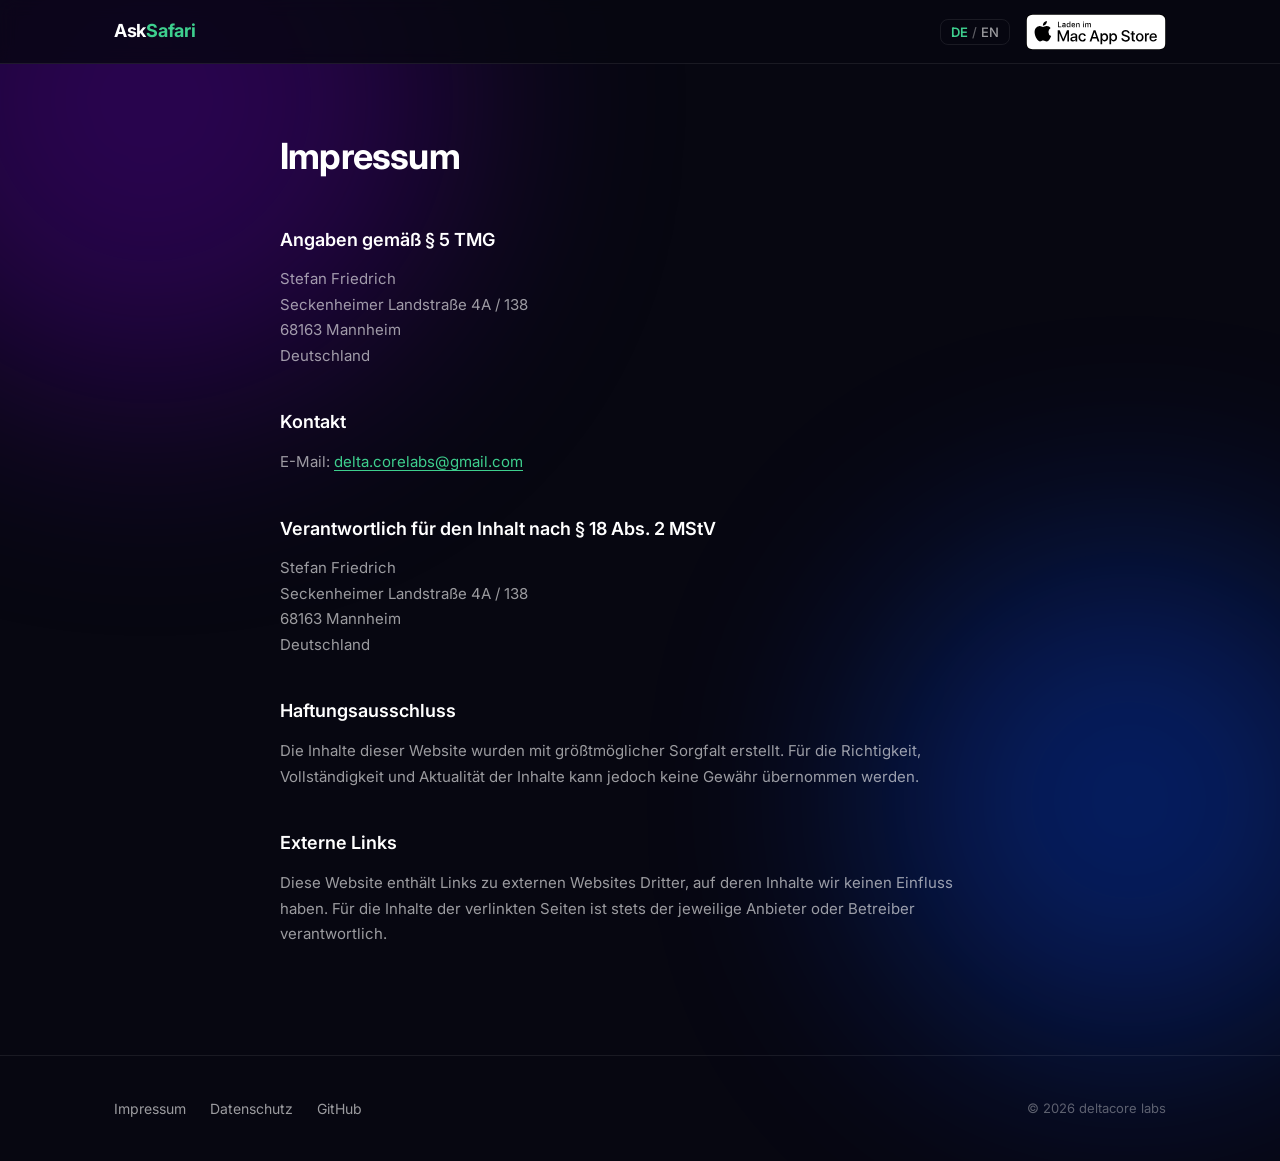
<file: docs/impressum.html>
<!DOCTYPE html>
<html lang="de">
<head>
  <meta charset="UTF-8">
  <meta name="viewport" content="width=device-width, initial-scale=1.0">
  <title>Impressum — AskSafari</title>
  <link rel="preconnect" href="https://fonts.googleapis.com">
  <link rel="preconnect" href="https://fonts.gstatic.com" crossorigin>
  <link href="https://fonts.googleapis.com/css2?family=Inter:wght@400;500;600;700&display=swap" rel="stylesheet">
  <link rel="stylesheet" href="assets/style.css">
  <link rel="icon" type="image/png" href="assets/icon.png">
</head>
<body>
<div class="page">

  <!-- NAV -->
  <nav class="nav">
    <div class="container nav-inner">
      <a href="index.html" class="nav-logo">Ask<span>Safari</span></a>
      <div class="nav-right">
        <button class="lang-toggle" id="langToggle" aria-label="Sprache wechseln">
          <span class="lang-option" data-lang="de">DE</span>
          <span class="lang-sep">/</span>
          <span class="lang-option" data-lang="en">EN</span>
        </button>
        <a href="#" class="appstore-badge nav-badge" aria-label="Im Mac App Store laden">
          <img id="navBadge"
               src="App Store Badges/de/Download_on_the_Mac_App_Store_Badge_DE_RGB_wht_092917.svg"
               alt="Laden im Mac App Store" height="36">
        </a>
      </div>
    </div>
  </nav>

  <!-- CONTENT -->
  <main class="container">
    <div class="legal-content">
      <h1 id="page-title">Impressum</h1>

      <h2 id="section1-heading">Angaben gemäß § 5 TMG</h2>
      <address>
        Stefan Friedrich<br>
        Seckenheimer Landstraße 4A / 138<br>
        68163 Mannheim<br>
        Deutschland
      </address>

      <h2 id="section2-heading">Kontakt</h2>
      <p>E-Mail: <a href="mailto:delta.corelabs@gmail.com">delta.corelabs@gmail.com</a></p>

      <h2 id="section3-heading">Verantwortlich für den Inhalt nach § 18 Abs. 2 MStV</h2>
      <address>
        Stefan Friedrich<br>
        Seckenheimer Landstraße 4A / 138<br>
        68163 Mannheim<br>
        Deutschland
      </address>

      <h2 id="section4-heading">Haftungsausschluss</h2>
      <p id="section4-text">
        Die Inhalte dieser Website wurden mit größtmöglicher Sorgfalt erstellt.
        Für die Richtigkeit, Vollständigkeit und Aktualität der Inhalte kann jedoch keine Gewähr übernommen werden.
      </p>

      <h2 id="section5-heading">Externe Links</h2>
      <p id="section5-text">
        Diese Website enthält Links zu externen Websites Dritter, auf deren Inhalte wir keinen Einfluss haben.
        Für die Inhalte der verlinkten Seiten ist stets der jeweilige Anbieter oder Betreiber verantwortlich.
      </p>
    </div>
  </main>

  <!-- FOOTER -->
  <footer class="footer">
    <div class="container footer-inner">
      <ul class="footer-links">
        <li><a href="impressum.html" id="footer-impressum">Impressum</a></li>
        <li><a href="datenschutz.html" id="footer-datenschutz">Datenschutz</a></li>
        <li><a href="https://github.com/deltacore-labs/safari-ai-agent">GitHub</a></li>
      </ul>
      <span class="footer-copy">© 2026 deltacore labs</span>
    </div>
  </footer>

</div>
<script>
  const i18n = {
    de: {
      lang: 'de',
      navBadgeSrc: 'App Store Badges/de/Download_on_the_Mac_App_Store_Badge_DE_RGB_wht_092917.svg',
      navBadgeAlt: 'Laden im Mac App Store',
      navBadgeAria: 'Im Mac App Store laden',
      pageTitle: 'Impressum — AskSafari',
      'page-title': 'Impressum',
      'section1-heading': 'Angaben gemäß § 5 TMG',
      'section2-heading': 'Kontakt',
      'section3-heading': 'Verantwortlich für den Inhalt nach § 18 Abs. 2 MStV',
      'section4-heading': 'Haftungsausschluss',
      'section4-text': 'Die Inhalte dieser Website wurden mit größtmöglicher Sorgfalt erstellt. Für die Richtigkeit, Vollständigkeit und Aktualität der Inhalte kann jedoch keine Gewähr übernommen werden.',
      'section5-heading': 'Externe Links',
      'section5-text': 'Diese Website enthält Links zu externen Websites Dritter, auf deren Inhalte wir keinen Einfluss haben. Für die Inhalte der verlinkten Seiten ist stets der jeweilige Anbieter oder Betreiber verantwortlich.',
      'footer-impressum': 'Impressum',
      'footer-datenschutz': 'Datenschutz',
    },
    en: {
      lang: 'en',
      navBadgeSrc: 'App Store Badges/en/Download_on_the_Mac_App_Store_Badge_US-UK_RGB_wht_092917.svg',
      navBadgeAlt: 'Download on the Mac App Store',
      navBadgeAria: 'Download on the Mac App Store',
      pageTitle: 'Legal Notice — AskSafari',
      'page-title': 'Legal Notice',
      'section1-heading': 'Information according to § 5 TMG',
      'section2-heading': 'Contact',
      'section3-heading': 'Responsible for content pursuant to § 18 para. 2 MStV',
      'section4-heading': 'Disclaimer',
      'section4-text': 'The content of this website was created with the utmost care. However, no guarantee can be given for the accuracy, completeness or timeliness of the content.',
      'section5-heading': 'External Links',
      'section5-text': 'This website contains links to external third-party websites over whose content we have no influence. The respective provider or operator is always responsible for the content of linked pages.',
      'footer-impressum': 'Legal Notice',
      'footer-datenschutz': 'Privacy Policy',
    }
  };

  const toggle = document.getElementById('langToggle');
  let lang = localStorage.getItem('site-lang') || 'de';

  function applyLang(l) {
    lang = l;
    localStorage.setItem('site-lang', l);
    const t = i18n[l];
    document.documentElement.lang = t.lang;
    document.title = t.pageTitle;

    const badge = document.getElementById('navBadge');
    badge.src = t.navBadgeSrc;
    badge.alt = t.navBadgeAlt;
    badge.parentElement.setAttribute('aria-label', t.navBadgeAria);

    ['page-title','section1-heading','section2-heading','section3-heading',
     'section4-heading','section4-text','section5-heading','section5-text',
     'footer-impressum','footer-datenschutz'].forEach(id => {
      const el = document.getElementById(id);
      if (el && t[id]) el.textContent = t[id];
    });

    toggle.querySelectorAll('.lang-option').forEach(opt => {
      opt.classList.toggle('lang-active', opt.dataset.lang === l);
    });
  }

  toggle.addEventListener('click', () => applyLang(lang === 'de' ? 'en' : 'de'));
  applyLang(lang);
</script>
</body>
</html>
</file>
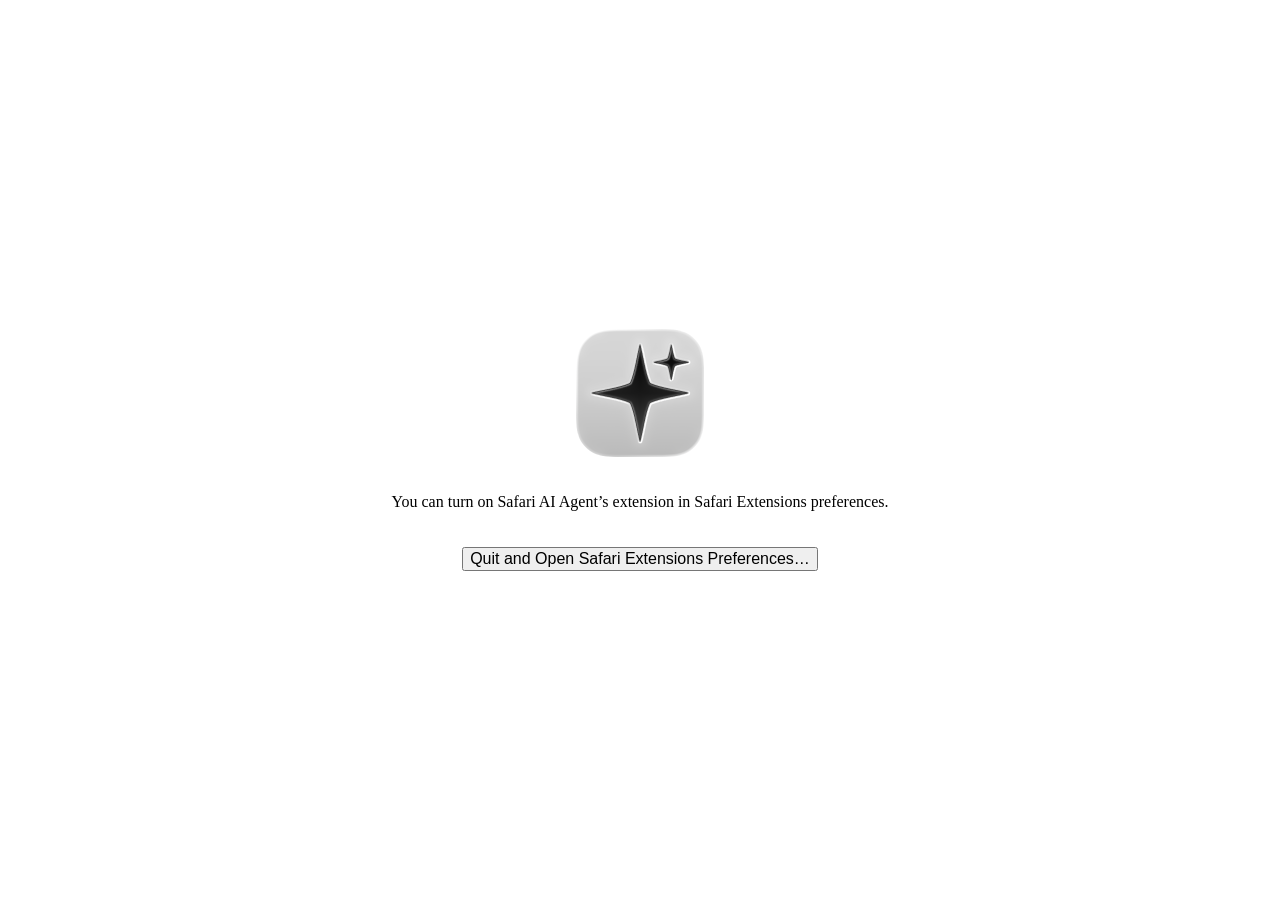
<file: Safari AI Agent/Resources/Base.lproj/Main.html>
<!DOCTYPE html>
<html>
<head>
    <meta http-equiv="Content-Type" content="text/html; charset=utf-8">
    <meta http-equiv="Content-Security-Policy" content="default-src 'self'">

    <meta name="viewport" content="width=device-width, initial-scale=1, user-scalable=no">

    <link rel="stylesheet" href="../Style.css">
    <script src="../Script.js" defer></script>
</head>
<body>
    <img src="../Icon.png" width="128" height="128" alt="Safari AI Agent Icon">
    <p class="state-unknown">You can turn on Safari AI Agent’s extension in Safari Extensions preferences.</p>
    <p class="state-on">Safari AI Agent’s extension is currently on. You can turn it off in Safari Extensions preferences.</p>
    <p class="state-off">Safari AI Agent’s extension is currently off. You can turn it on in Safari Extensions preferences.</p>
    <button class="open-preferences">Quit and Open Safari Extensions Preferences…</button>
</body>
</html>
</file>
<file: docs/assets/style.css>
/* Design Tokens */
:root {
  color-scheme: dark;
  --canvas: #070711;
  --text: #ffffff;
  --text-muted: rgba(255, 255, 255, 0.6);
  --text-faint: rgba(255, 255, 255, 0.35);
  --accent: #3ecf8e;
  --accent-hover: #2db87a;
  --blob-purple: #6b01c2;
  --blob-blue: #054cff;
  --glass-bg: rgba(255, 255, 255, 0.04);
  --glass-border: rgba(255, 255, 255, 0.08);
  --radius: 16px;
  --radius-sm: 8px;
  --nav-height: 64px;
}

/* Reset */
*, *::before, *::after { box-sizing: border-box; margin: 0; padding: 0; }
html { scroll-behavior: smooth; overflow-x: hidden; }
body {
  font-family: 'Inter', ui-sans-serif, system-ui, sans-serif;
  background: var(--canvas);
  color: var(--text);
  font-size: 16px;
  line-height: 1.6;
  min-height: 100vh;
}
a { color: inherit; text-decoration: none; }
img { max-width: 100%; display: block; }

/* Background blobs */
body::before,
body::after {
  content: '';
  position: fixed;
  border-radius: 50%;
  filter: blur(120px);
  opacity: 0.35;
  pointer-events: none;
  z-index: 0;
  will-change: transform;
}
body::before {
  width: 600px;
  height: 600px;
  background: var(--blob-purple);
  top: -200px;
  left: -150px;
}
body::after {
  width: 500px;
  height: 500px;
  background: var(--blob-blue);
  bottom: -150px;
  right: -100px;
}

/* Page wrapper — sits above blobs */
.page { position: relative; z-index: 1; }

/* Container */
.container {
  max-width: 1100px;
  margin: 0 auto;
  padding: 0 24px;
}

/* Glass card */
.glass {
  background: var(--glass-bg);
  backdrop-filter: blur(16px);
  -webkit-backdrop-filter: blur(16px);
  border: 1px solid var(--glass-border);
  border-radius: var(--radius);
}

/* Buttons */
.btn {
  display: inline-flex;
  align-items: center;
  gap: 8px;
  padding: 12px 24px;
  border-radius: var(--radius-sm);
  font-size: 15px;
  font-weight: 500;
  line-height: 1.2;
  cursor: pointer;
  border: none;
  transition: opacity 0.15s ease, transform 0.1s ease, border-color 0.15s ease;
  white-space: nowrap;
}
.btn:hover { opacity: 0.88; transform: translateY(-1px); }
.btn:active { transform: translateY(0); opacity: 1; }

.btn-primary {
  background: var(--accent);
  color: var(--canvas);
}
.btn-primary:hover { background: var(--accent-hover); opacity: 1; }
.btn-ghost {
  background: transparent;
  color: var(--text);
  border: 1px solid var(--glass-border);
}
.btn-ghost:hover { border-color: rgba(255,255,255,0.2); }

/* App Store Badge */
.appstore-badge {
  display: inline-flex;
  align-items: center;
  transition: opacity 0.15s ease, transform 0.1s ease;
}
.appstore-badge:hover { opacity: 0.85; transform: translateY(-1px); }
.appstore-badge:active { transform: translateY(0); opacity: 1; }
.appstore-badge img { display: block; }

.btn:focus-visible,
a:focus-visible {
  outline: 2px solid var(--accent);
  outline-offset: 3px;
  border-radius: var(--radius-sm);
}

/* Section spacing */
.section { padding: 96px 0; }
.section-sm { padding: 64px 0; }

/* Typography utilities */
.eyebrow {
  font-size: 13px;
  font-weight: 500;
  letter-spacing: 0.08em;
  text-transform: uppercase;
  color: var(--accent);
  margin-bottom: 16px;
}
.display {
  font-size: clamp(36px, 5vw, 56px);
  font-weight: 700;
  line-height: 1.1;
  letter-spacing: -1.5px;
}
.subhead {
  font-size: 18px;
  line-height: 1.6;
  color: var(--text-muted);
  max-width: 520px;
}
.label {
  font-size: 13px;
  color: var(--text-faint);
}

/* ── NAV ── */
.nav {
  position: sticky;
  top: 0;
  z-index: 100;
  height: var(--nav-height);
  background: rgba(7, 7, 17, 0.8);
  backdrop-filter: blur(8px);
  -webkit-backdrop-filter: blur(8px);
  border-bottom: 1px solid var(--glass-border);
  display: flex;
  align-items: center;
}
.nav-inner {
  display: flex;
  align-items: center;
  justify-content: space-between;
  width: 100%;
}
.nav-logo {
  font-size: 18px;
  font-weight: 700;
  color: var(--text);
  letter-spacing: -0.3px;
}
.nav-logo span { color: var(--accent); }

/* ── FOOTER ── */
.footer {
  border-top: 1px solid var(--glass-border);
  padding: 40px 0;
}
.footer-inner {
  display: flex;
  align-items: center;
  justify-content: space-between;
  flex-wrap: wrap;
  gap: 16px;
}
.footer-links {
  display: flex;
  gap: 24px;
  list-style: none;
}
.footer-links a {
  font-size: 14px;
  color: var(--text-muted);
  transition: color 0.15s;
}
.footer-links a:hover { color: var(--text); }
.footer-copy {
  font-size: 13px;
  color: var(--text-faint);
}

/* ── HERO ── */
.hero { padding: 96px 0 80px; }
.hero-inner {
  display: grid;
  grid-template-columns: 1fr 1fr;
  align-items: center;
  gap: 64px;
}
.hero-ctas {
  display: flex;
  gap: 12px;
  margin-top: 32px;
  flex-wrap: wrap;
}
.hero-img {
  border-radius: var(--radius);
  box-shadow: 0 0 60px rgba(62, 207, 142, 0.15);
  width: 100%;
}

/* ── FEATURES ── */
.features-grid {
  display: grid;
  grid-template-columns: repeat(3, 1fr);
  gap: 20px;
}
/* Center the last 2 cards */
.features-bottom {
  display: grid;
  grid-template-columns: repeat(2, 1fr);
  gap: 20px;
  max-width: calc(66.66% - 7px);
  margin: 20px auto 0;
}
.feature-card {
  padding: 28px;
}
.feature-icon {
  font-size: 22px;
  margin-bottom: 16px;
  display: block;
}
.feature-title {
  font-size: 16px;
  font-weight: 600;
  margin-bottom: 8px;
}
.feature-desc {
  font-size: 14px;
  color: var(--text-muted);
  line-height: 1.6;
}

/* ── HOW IT WORKS ── */
.steps-grid {
  display: grid;
  grid-template-columns: repeat(3, 1fr);
  gap: 32px;
  margin-top: 48px;
}
.step-number {
  width: 36px;
  height: 36px;
  border-radius: 50%;
  background: var(--glass-bg);
  border: 1px solid var(--accent);
  color: var(--accent);
  font-size: 14px;
  font-weight: 700;
  display: flex;
  align-items: center;
  justify-content: center;
  margin-bottom: 20px;
}
.step-title {
  font-size: 16px;
  font-weight: 600;
  margin-bottom: 8px;
}
.step-desc {
  font-size: 14px;
  color: var(--text-muted);
  line-height: 1.6;
}

/* ── CTA BANNER ── */
.cta-banner {
  padding: 56px 48px;
  text-align: center;
}
.cta-banner .display { font-size: clamp(28px, 4vw, 40px); margin-bottom: 16px; }
.cta-banner .subhead { margin: 0 auto 32px; }

/* ── LEGAL PAGES ── */
.legal-content {
  max-width: 720px;
  margin: 0 auto;
  padding: 64px 0 96px;
}
.legal-content h1 {
  font-size: 36px;
  font-weight: 700;
  letter-spacing: -0.8px;
  margin-bottom: 40px;
}
.legal-content h2 {
  font-size: 18px;
  font-weight: 600;
  margin: 40px 0 12px;
  color: var(--text);
}
.legal-content p,
.legal-content address {
  font-size: 15px;
  color: var(--text-muted);
  line-height: 1.7;
  font-style: normal;
  margin-bottom: 12px;
}
.legal-content a {
  color: var(--accent);
  text-decoration: underline;
  text-underline-offset: 3px;
}

/* ── RESPONSIVE ── */
@media (max-width: 768px) {
  .hero-inner {
    grid-template-columns: 1fr;
    gap: 40px;
  }
  .hero-img { order: -1; }
  .features-grid { grid-template-columns: 1fr; }
  .features-bottom { grid-template-columns: 1fr; max-width: 100%; }
  .steps-grid { grid-template-columns: 1fr; }
  .cta-banner { padding: 40px 24px; }
  .footer-inner { flex-direction: column; align-items: flex-start; }
  .nav .btn { display: none; }
}
@media (max-width: 480px) {
  .hero-ctas { flex-direction: column; }
  .hero-ctas .btn { width: 100%; justify-content: center; }
}

/* ── NAV RIGHT ── */
.nav-right {
  display: flex;
  align-items: center;
  gap: 16px;
}

/* ── LANGUAGE TOGGLE ── */
.lang-toggle {
  display: inline-flex;
  align-items: center;
  gap: 4px;
  background: none;
  border: 1px solid var(--glass-border);
  border-radius: var(--radius-sm);
  padding: 4px 10px;
  cursor: pointer;
  color: var(--text-muted);
  font-size: 13px;
  font-weight: 500;
  font-family: inherit;
  transition: border-color 0.15s;
}
.lang-toggle:hover { border-color: rgba(255,255,255,0.2); }
.lang-sep { color: var(--text-faint); }
.lang-option { transition: color 0.15s; }
.lang-option.lang-active { color: var(--accent); font-weight: 600; }

@media (prefers-reduced-motion: reduce) {
  html { scroll-behavior: auto; }
  .btn { transition: none; }
}
</file>
<file: website/assets/style.css>
/* Design Tokens */
:root {
  color-scheme: dark;
  --canvas: #070711;
  --text: #ffffff;
  --text-muted: rgba(255, 255, 255, 0.6);
  --text-faint: rgba(255, 255, 255, 0.35);
  --accent: #3ecf8e;
  --accent-hover: #2db87a;
  --blob-purple: #6b01c2;
  --blob-blue: #054cff;
  --glass-bg: rgba(255, 255, 255, 0.04);
  --glass-border: rgba(255, 255, 255, 0.08);
  --radius: 16px;
  --radius-sm: 8px;
  --nav-height: 64px;
}

/* Reset */
*, *::before, *::after { box-sizing: border-box; margin: 0; padding: 0; }
html { scroll-behavior: smooth; overflow-x: hidden; }
body {
  font-family: 'Inter', ui-sans-serif, system-ui, sans-serif;
  background: var(--canvas);
  color: var(--text);
  font-size: 16px;
  line-height: 1.6;
  min-height: 100vh;
}
a { color: inherit; text-decoration: none; }
img { max-width: 100%; display: block; }

/* Background blobs */
body::before,
body::after {
  content: '';
  position: fixed;
  border-radius: 50%;
  filter: blur(120px);
  opacity: 0.35;
  pointer-events: none;
  z-index: 0;
  will-change: transform;
}
body::before {
  width: 600px;
  height: 600px;
  background: var(--blob-purple);
  top: -200px;
  left: -150px;
}
body::after {
  width: 500px;
  height: 500px;
  background: var(--blob-blue);
  bottom: -150px;
  right: -100px;
}

/* Page wrapper — sits above blobs */
.page { position: relative; z-index: 1; }

/* Container */
.container {
  max-width: 1100px;
  margin: 0 auto;
  padding: 0 24px;
}

/* Glass card */
.glass {
  background: var(--glass-bg);
  backdrop-filter: blur(16px);
  -webkit-backdrop-filter: blur(16px);
  border: 1px solid var(--glass-border);
  border-radius: var(--radius);
}

/* Buttons */
.btn {
  display: inline-flex;
  align-items: center;
  gap: 8px;
  padding: 12px 24px;
  border-radius: var(--radius-sm);
  font-size: 15px;
  font-weight: 500;
  line-height: 1.2;
  cursor: pointer;
  border: none;
  transition: opacity 0.15s ease, transform 0.1s ease, border-color 0.15s ease;
  white-space: nowrap;
}
.btn:hover { opacity: 0.88; transform: translateY(-1px); }
.btn:active { transform: translateY(0); opacity: 1; }

.btn-primary {
  background: var(--accent);
  color: var(--canvas);
}
.btn-primary:hover { background: var(--accent-hover); opacity: 1; }
.btn-ghost {
  background: transparent;
  color: var(--text);
  border: 1px solid var(--glass-border);
}
.btn-ghost:hover { border-color: rgba(255,255,255,0.2); }

/* App Store Badge */
.appstore-badge {
  display: inline-flex;
  align-items: center;
  transition: opacity 0.15s ease, transform 0.1s ease;
}
.appstore-badge:hover { opacity: 0.85; transform: translateY(-1px); }
.appstore-badge:active { transform: translateY(0); opacity: 1; }
.appstore-badge img { display: block; }

.btn:focus-visible,
a:focus-visible {
  outline: 2px solid var(--accent);
  outline-offset: 3px;
  border-radius: var(--radius-sm);
}

/* Section spacing */
.section { padding: 96px 0; }
.section-sm { padding: 64px 0; }

/* Typography utilities */
.eyebrow {
  font-size: 13px;
  font-weight: 500;
  letter-spacing: 0.08em;
  text-transform: uppercase;
  color: var(--accent);
  margin-bottom: 16px;
}
.display {
  font-size: clamp(36px, 5vw, 56px);
  font-weight: 700;
  line-height: 1.1;
  letter-spacing: -1.5px;
}
.subhead {
  font-size: 18px;
  line-height: 1.6;
  color: var(--text-muted);
  max-width: 520px;
}
.label {
  font-size: 13px;
  color: var(--text-faint);
}

/* ── NAV ── */
.nav {
  position: sticky;
  top: 0;
  z-index: 100;
  height: var(--nav-height);
  background: rgba(7, 7, 17, 0.8);
  backdrop-filter: blur(8px);
  -webkit-backdrop-filter: blur(8px);
  border-bottom: 1px solid var(--glass-border);
  display: flex;
  align-items: center;
}
.nav-inner {
  display: flex;
  align-items: center;
  justify-content: space-between;
  width: 100%;
}
.nav-logo {
  font-size: 18px;
  font-weight: 700;
  color: var(--text);
  letter-spacing: -0.3px;
}
.nav-logo span { color: var(--accent); }

/* ── FOOTER ── */
.footer {
  border-top: 1px solid var(--glass-border);
  padding: 40px 0;
}
.footer-inner {
  display: flex;
  align-items: center;
  justify-content: space-between;
  flex-wrap: wrap;
  gap: 16px;
}
.footer-links {
  display: flex;
  gap: 24px;
  list-style: none;
}
.footer-links a {
  font-size: 14px;
  color: var(--text-muted);
  transition: color 0.15s;
}
.footer-links a:hover { color: var(--text); }
.footer-copy {
  font-size: 13px;
  color: var(--text-faint);
}

/* ── HERO ── */
.hero { padding: 96px 0 80px; }
.hero-inner {
  display: grid;
  grid-template-columns: 1fr 1fr;
  align-items: center;
  gap: 64px;
}
.hero-ctas {
  display: flex;
  gap: 12px;
  margin-top: 32px;
  flex-wrap: wrap;
}
.hero-img {
  border-radius: var(--radius);
  box-shadow: 0 0 60px rgba(62, 207, 142, 0.15);
  width: 100%;
}

/* ── FEATURES ── */
.features-grid {
  display: grid;
  grid-template-columns: repeat(3, 1fr);
  gap: 20px;
}
/* Center the last 2 cards */
.features-bottom {
  display: grid;
  grid-template-columns: repeat(2, 1fr);
  gap: 20px;
  max-width: calc(66.66% - 7px);
  margin: 20px auto 0;
}
.feature-card {
  padding: 28px;
}
.feature-icon {
  font-size: 22px;
  margin-bottom: 16px;
  display: block;
}
.feature-title {
  font-size: 16px;
  font-weight: 600;
  margin-bottom: 8px;
}
.feature-desc {
  font-size: 14px;
  color: var(--text-muted);
  line-height: 1.6;
}

/* ── HOW IT WORKS ── */
.steps-grid {
  display: grid;
  grid-template-columns: repeat(3, 1fr);
  gap: 32px;
  margin-top: 48px;
}
.step-number {
  width: 36px;
  height: 36px;
  border-radius: 50%;
  background: var(--glass-bg);
  border: 1px solid var(--accent);
  color: var(--accent);
  font-size: 14px;
  font-weight: 700;
  display: flex;
  align-items: center;
  justify-content: center;
  margin-bottom: 20px;
}
.step-title {
  font-size: 16px;
  font-weight: 600;
  margin-bottom: 8px;
}
.step-desc {
  font-size: 14px;
  color: var(--text-muted);
  line-height: 1.6;
}

/* ── CTA BANNER ── */
.cta-banner {
  padding: 56px 48px;
  text-align: center;
}
.cta-banner .display { font-size: clamp(28px, 4vw, 40px); margin-bottom: 16px; }
.cta-banner .subhead { margin: 0 auto 32px; }

/* ── LEGAL PAGES ── */
.legal-content {
  max-width: 720px;
  margin: 0 auto;
  padding: 64px 0 96px;
}
.legal-content h1 {
  font-size: 36px;
  font-weight: 700;
  letter-spacing: -0.8px;
  margin-bottom: 40px;
}
.legal-content h2 {
  font-size: 18px;
  font-weight: 600;
  margin: 40px 0 12px;
  color: var(--text);
}
.legal-content p,
.legal-content address {
  font-size: 15px;
  color: var(--text-muted);
  line-height: 1.7;
  font-style: normal;
  margin-bottom: 12px;
}
.legal-content a {
  color: var(--accent);
  text-decoration: underline;
  text-underline-offset: 3px;
}

/* ── RESPONSIVE ── */
@media (max-width: 768px) {
  .hero-inner {
    grid-template-columns: 1fr;
    gap: 40px;
  }
  .hero-img { order: -1; }
  .features-grid { grid-template-columns: 1fr; }
  .features-bottom { grid-template-columns: 1fr; max-width: 100%; }
  .steps-grid { grid-template-columns: 1fr; }
  .cta-banner { padding: 40px 24px; }
  .footer-inner { flex-direction: column; align-items: flex-start; }
  .nav .btn { display: none; }
}
@media (max-width: 480px) {
  .hero-ctas { flex-direction: column; }
  .hero-ctas .btn { width: 100%; justify-content: center; }
}

/* ── NAV RIGHT ── */
.nav-right {
  display: flex;
  align-items: center;
  gap: 16px;
}

/* ── LANGUAGE TOGGLE ── */
.lang-toggle {
  display: inline-flex;
  align-items: center;
  gap: 4px;
  background: none;
  border: 1px solid var(--glass-border);
  border-radius: var(--radius-sm);
  padding: 4px 10px;
  cursor: pointer;
  color: var(--text-muted);
  font-size: 13px;
  font-weight: 500;
  font-family: inherit;
  transition: border-color 0.15s;
}
.lang-toggle:hover { border-color: rgba(255,255,255,0.2); }
.lang-sep { color: var(--text-faint); }
.lang-option { transition: color 0.15s; }
.lang-option.lang-active { color: var(--accent); font-weight: 600; }

@media (prefers-reduced-motion: reduce) {
  html { scroll-behavior: auto; }
  .btn { transition: none; }
}
</file>
<file: Safari AI Agent/Resources/Style.css>
* {
    -webkit-user-select: none;
    -webkit-user-drag: none;
    cursor: default;
}

:root {
    color-scheme: light dark;

    --spacing: 20px;
}

html {
    height: 100%;
}

body {
    display: flex;
    align-items: center;
    justify-content: center;
    flex-direction: column;

    gap: var(--spacing);
    margin: 0 calc(var(--spacing) * 2);
    height: 100%;

    font: -apple-system-short-body;
    text-align: center;
}

body:not(.state-on, .state-off) :is(.state-on, .state-off) {
    display: none;
}

body.state-on :is(.state-off, .state-unknown) {
    display: none;
}

body.state-off :is(.state-on, .state-unknown) {
    display: none;
}

button {
    font-size: 1em;
}
</file>
